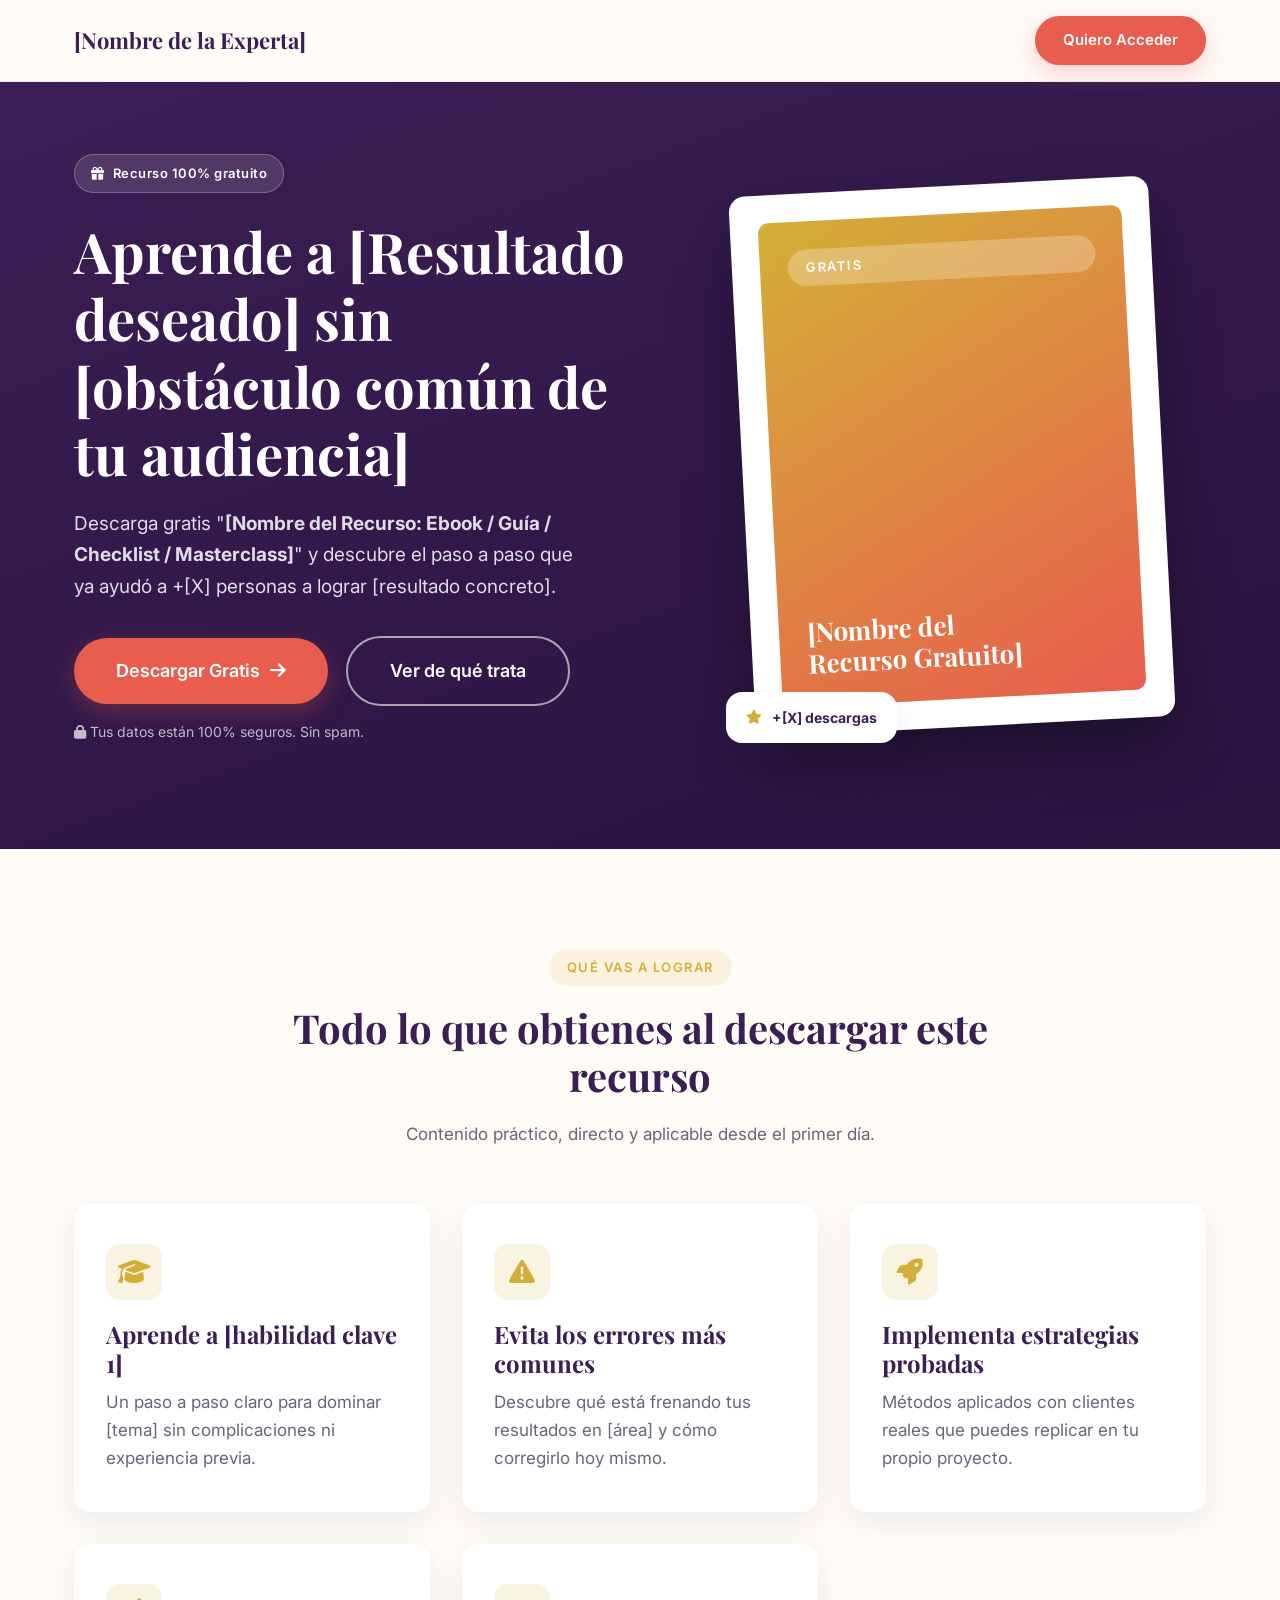
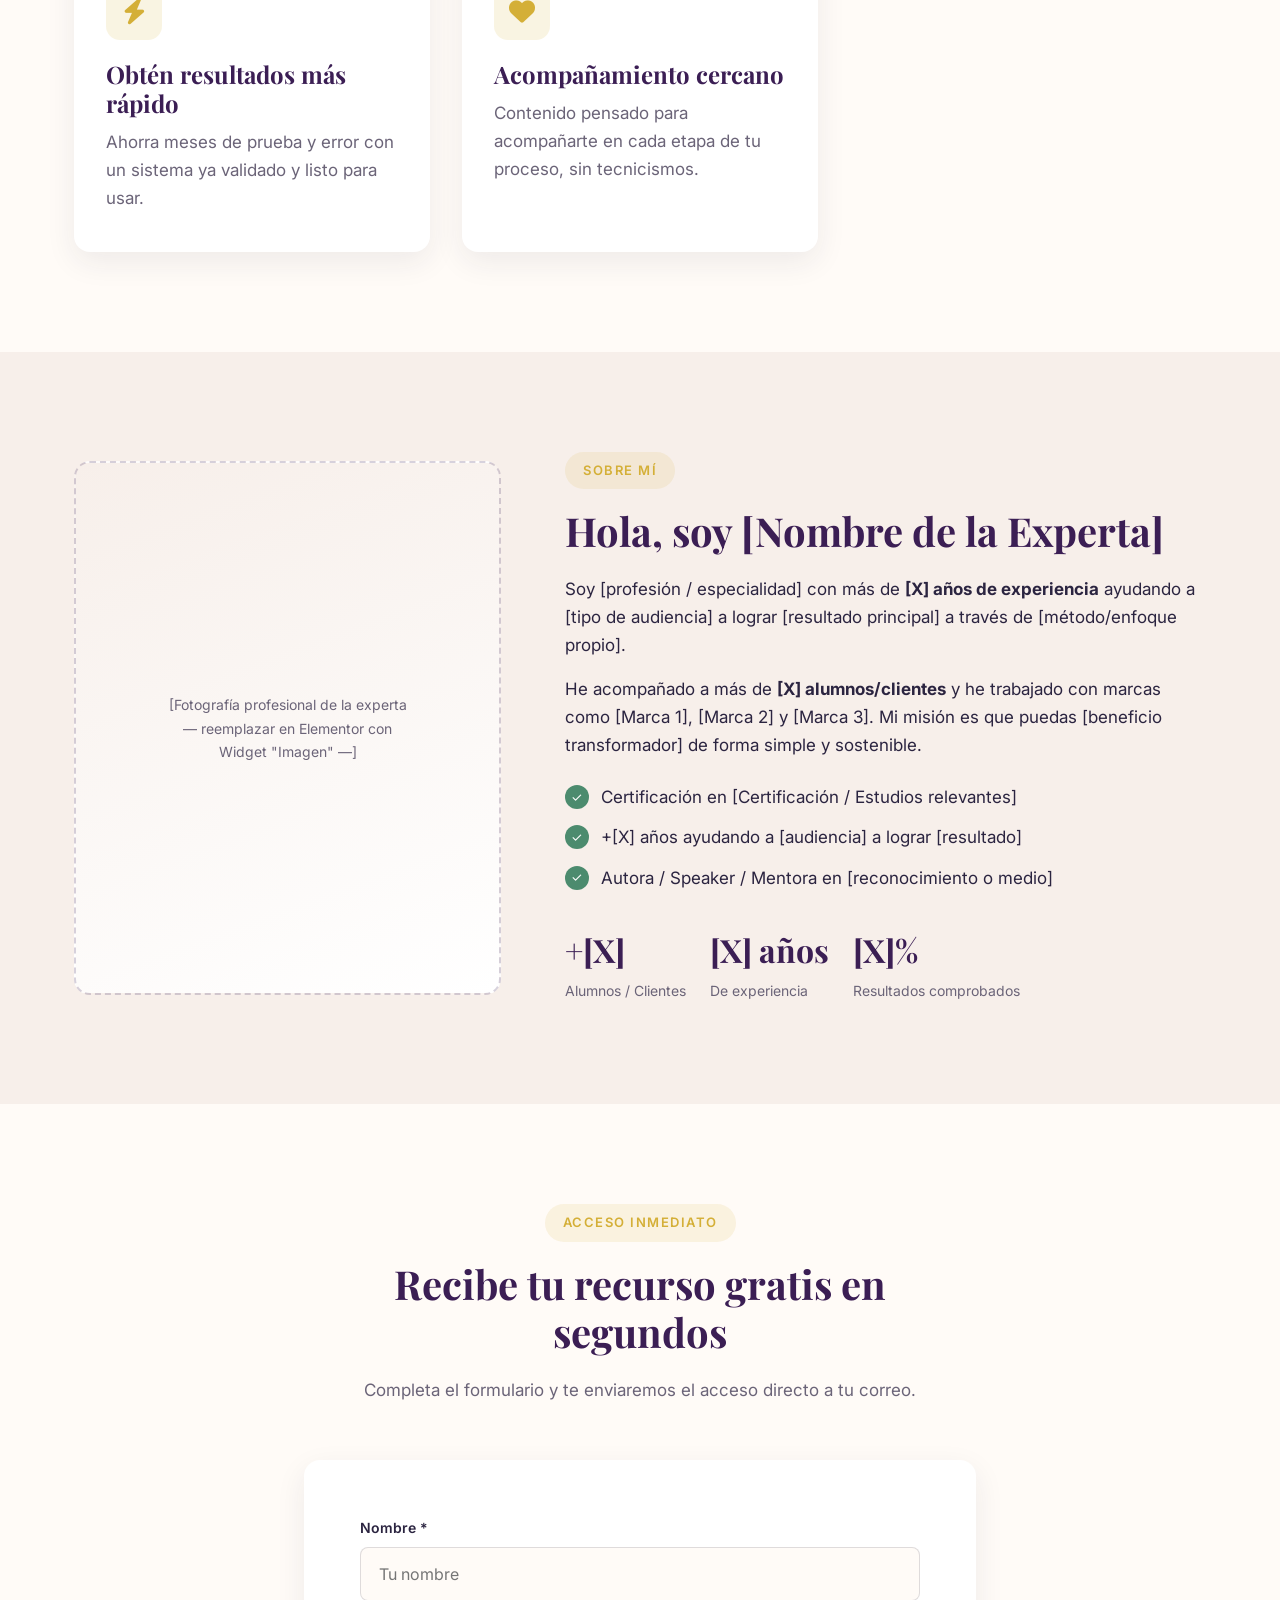
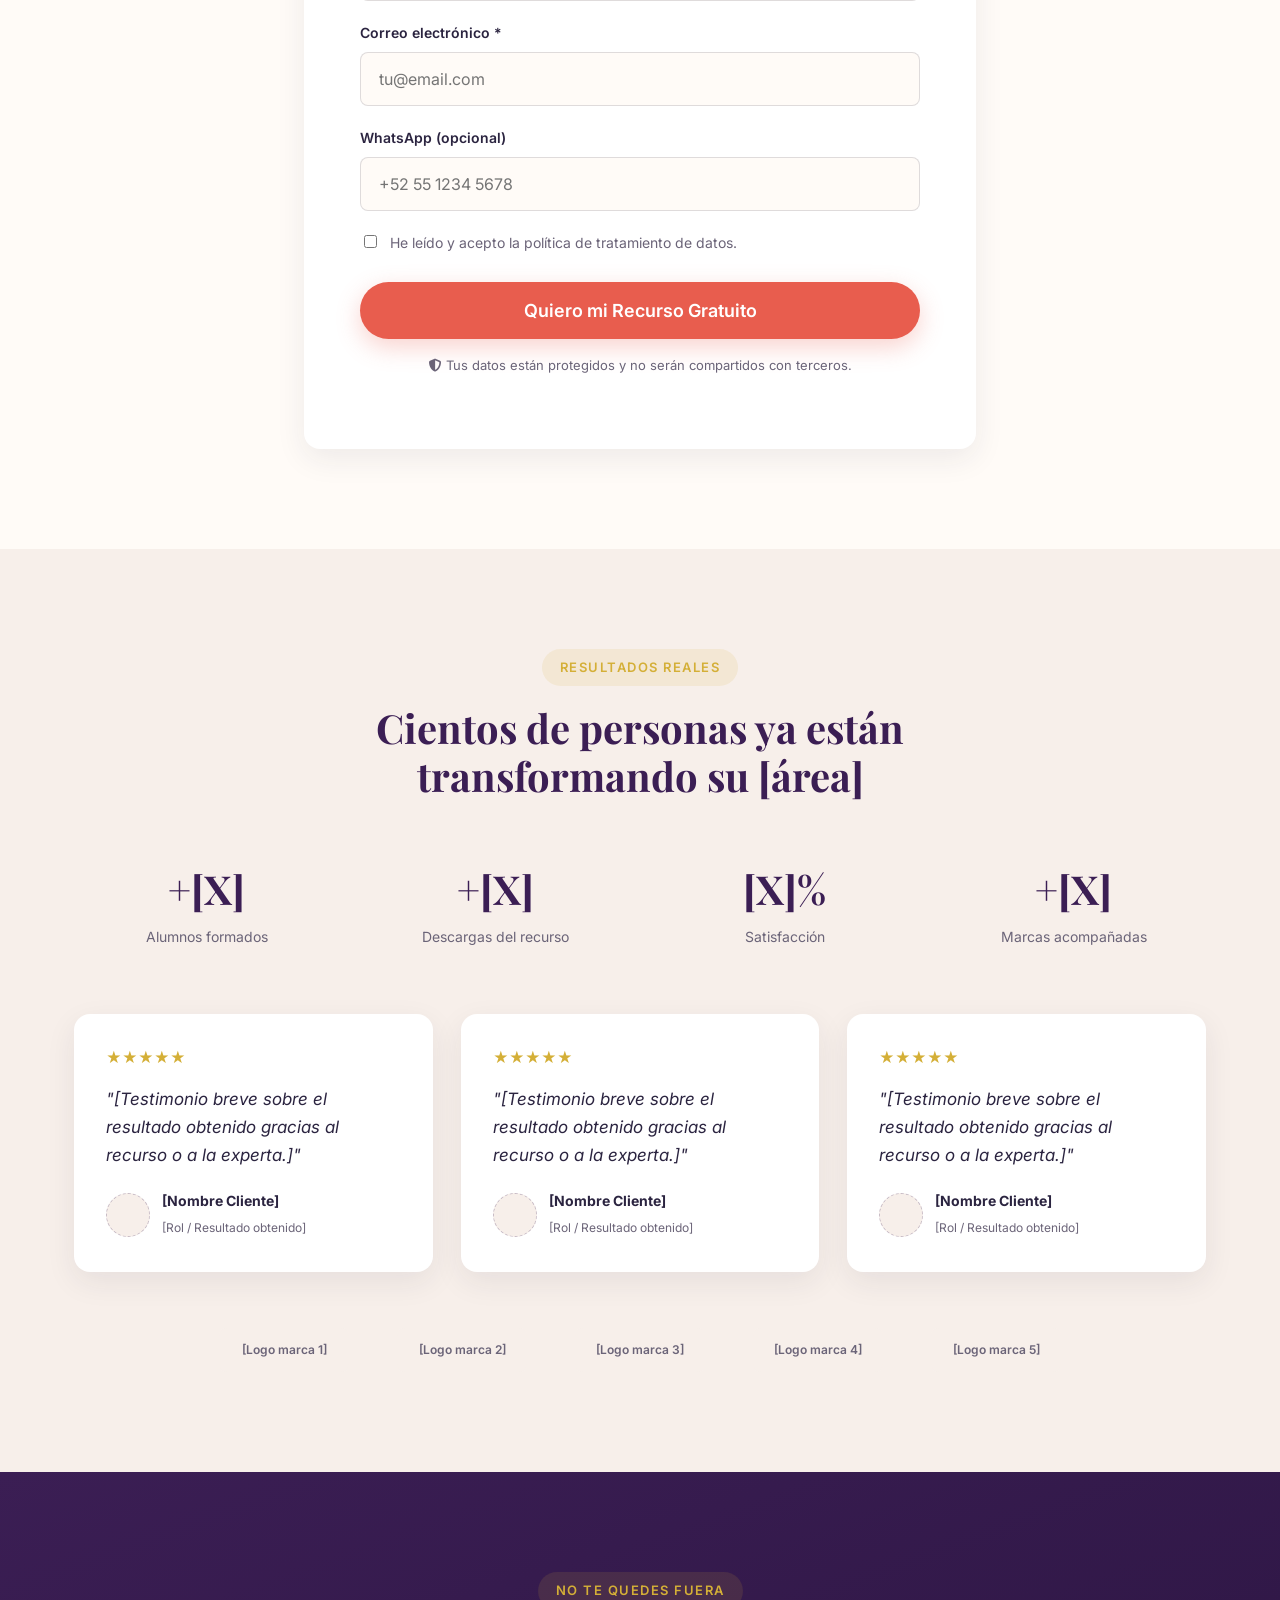
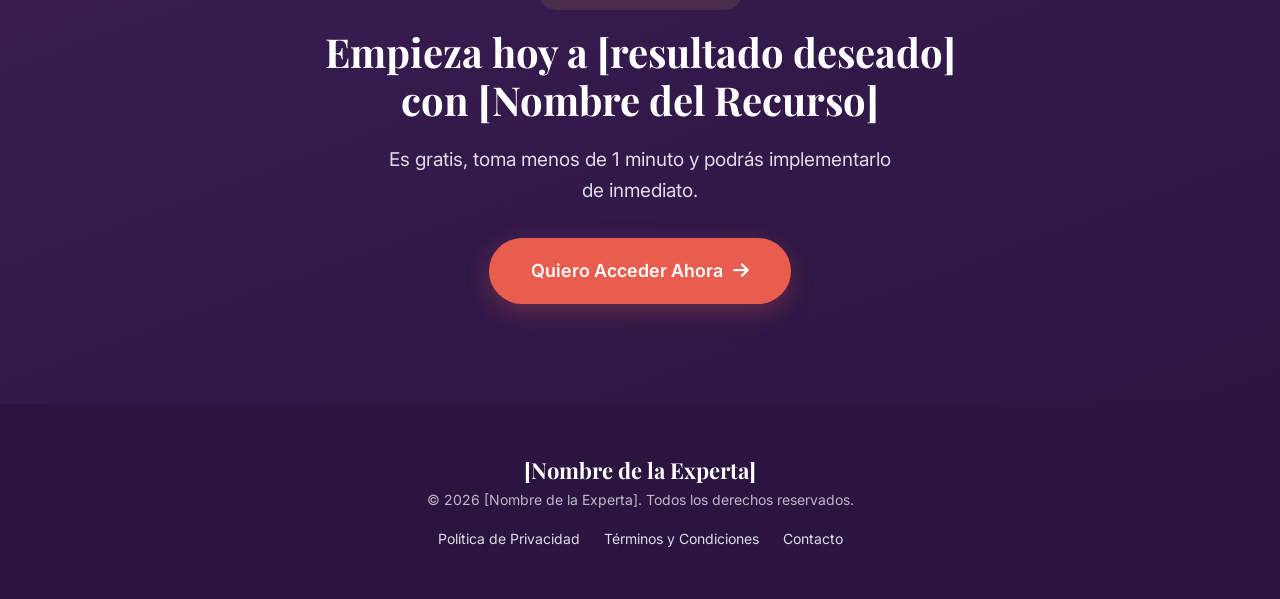
<file: landing-page/index.html>
<!DOCTYPE html>
<html lang="es">
<head>
<meta charset="UTF-8">
<meta name="viewport" content="width=device-width, initial-scale=1.0">
<title>[Nombre de la Experta] | Descarga Gratis: [Nombre del Recurso Gratuito]</title>
<meta name="description" content="Descarga gratis [Nombre del Recurso Gratuito] y aprende a [beneficio principal] con [Nombre de la Experta], especialista en [nicho] con +[X] años de experiencia.">
<meta name="robots" content="index, follow">

<!-- Open Graph / redes sociales -->
<meta property="og:title" content="Descarga Gratis: [Nombre del Recurso Gratuito]">
<meta property="og:description" content="Aprende a [beneficio principal] con esta guía gratuita de [Nombre de la Experta].">
<meta property="og:type" content="website">
<meta property="og:image" content="assets/img/og-cover.jpg">

<link rel="preconnect" href="https://fonts.googleapis.com">
<link rel="preconnect" href="https://fonts.gstatic.com" crossorigin>
<link href="https://fonts.googleapis.com/css2?family=Playfair+Display:wght@600;700&family=Inter:wght@400;500;600;700&display=swap" rel="stylesheet">
<link rel="stylesheet" href="https://cdnjs.cloudflare.com/ajax/libs/font-awesome/6.5.1/css/all.min.css" integrity="sha512-DTOQO9RWCH3ppGqcWaEA1BIZOC6xxalwEsw9c2QQeAIftl+Vegovlnee1c9QX4TctnWMn13TZye+giMm8e2LwA==" crossorigin="anonymous" referrerpolicy="no-referrer">
<link rel="stylesheet" href="assets/css/style.css">
<noscript><style>.reveal { opacity: 1 !important; transform: none !important; }</style></noscript>
</head>
<body>

<!-- =========================================================
     HEADER
     En Elementor: Header Template (Theme Builder) - Sección
     con 1 columna: Logo (Widget Imagen/Texto) + Botón (Widget Botón)
     ========================================================= -->
<header class="site-header">
  <div class="container">
    <div class="logo">[Nombre de la Experta]</div>
    <a href="#formulario" class="btn btn--primary" style="padding:12px 28px;font-size:15px;">Quiero Acceder</a>
  </div>
</header>

<!-- =========================================================
     1. HERO SECTION
     Elementor: Sección 2 columnas (60/40) fondo degradado oscuro.
     Widgets: Heading, Text Editor, Button, Image/Icon Box (mockup)
     ========================================================= -->
<section class="hero section--dark">
  <div class="container">
    <div class="hero__content reveal">
      <span class="hero-badge"><i class="fa-solid fa-gift"></i> Recurso 100% gratuito</span>
      <h1>Aprende a [Resultado deseado] sin [obstáculo común de tu audiencia]</h1>
      <p class="hero__subtitle">Descarga gratis "<strong>[Nombre del Recurso: Ebook / Guía / Checklist / Masterclass]</strong>" y descubre el paso a paso que ya ayudó a +[X] personas a lograr [resultado concreto].</p>
      <div class="hero__cta-row">
        <a href="#formulario" class="btn btn--primary">Descargar Gratis <i class="fa-solid fa-arrow-right"></i></a>
        <a href="#beneficios" class="btn btn--outline">Ver de qué trata</a>
      </div>
      <p class="hero__microcopy"><i class="fa-solid fa-lock"></i> Tus datos están 100% seguros. Sin spam.</p>
    </div>
    <div class="hero__visual reveal">
      <div class="mockup">
        <div class="mockup__frame">
          <div class="mockup__cover">
            <span class="eyebrow">Gratis</span>
            <h3>[Nombre del<br>Recurso Gratuito]</h3>
          </div>
        </div>
        <div class="mockup__badge"><i class="fa-solid fa-star" style="color:#D4AF37;"></i> +[X] descargas</div>
      </div>
    </div>
  </div>
</section>

<!-- =========================================================
     2. BENEFICIOS
     Elementor: Sección 1 columna (encabezado) + Sección 3-5
     columnas (Icon Box Widget por beneficio)
     ========================================================= -->
<section id="beneficios" class="section benefits">
  <div class="container">
    <div class="section-header reveal">
      <span class="eyebrow">Qué vas a lograr</span>
      <h2>Todo lo que obtienes al descargar este recurso</h2>
      <p class="text-light">Contenido práctico, directo y aplicable desde el primer día.</p>
    </div>
    <div class="benefits-grid">
      <div class="benefit-card reveal">
        <div class="benefit-card__icon"><i class="fa-solid fa-graduation-cap"></i></div>
        <h3>Aprende a [habilidad clave 1]</h3>
        <p>Un paso a paso claro para dominar [tema] sin complicaciones ni experiencia previa.</p>
      </div>
      <div class="benefit-card reveal">
        <div class="benefit-card__icon"><i class="fa-solid fa-triangle-exclamation"></i></div>
        <h3>Evita los errores más comunes</h3>
        <p>Descubre qué está frenando tus resultados en [área] y cómo corregirlo hoy mismo.</p>
      </div>
      <div class="benefit-card reveal">
        <div class="benefit-card__icon"><i class="fa-solid fa-rocket"></i></div>
        <h3>Implementa estrategias probadas</h3>
        <p>Métodos aplicados con clientes reales que puedes replicar en tu propio proyecto.</p>
      </div>
      <div class="benefit-card reveal">
        <div class="benefit-card__icon"><i class="fa-solid fa-bolt"></i></div>
        <h3>Obtén resultados más rápido</h3>
        <p>Ahorra meses de prueba y error con un sistema ya validado y listo para usar.</p>
      </div>
      <div class="benefit-card reveal">
        <div class="benefit-card__icon"><i class="fa-solid fa-heart"></i></div>
        <h3>Acompañamiento cercano</h3>
        <p>Contenido pensado para acompañarte en cada etapa de tu proceso, sin tecnicismos.</p>
      </div>
    </div>
  </div>
</section>

<!-- =========================================================
     3. SOBRE LA EXPERTA
     Elementor: Sección 2 columnas (40/60). Widget Imagen +
     Widget Heading/Text Editor + Icon List Widget (credenciales)
     ========================================================= -->
<section class="section section--alt about">
  <div class="container">
    <div class="about__photo reveal">
      [Fotografía profesional de la experta<br>— reemplazar en Elementor con<br>Widget "Imagen" —]
    </div>
    <div class="about__content reveal">
      <span class="eyebrow">Sobre mí</span>
      <h2>Hola, soy [Nombre de la Experta]</h2>
      <p>Soy [profesión / especialidad] con más de <strong>[X] años de experiencia</strong> ayudando a [tipo de audiencia] a lograr [resultado principal] a través de [método/enfoque propio].</p>
      <p>He acompañado a más de <strong>[X] alumnos/clientes</strong> y he trabajado con marcas como [Marca 1], [Marca 2] y [Marca 3]. Mi misión es que puedas [beneficio transformador] de forma simple y sostenible.</p>
      <ul class="credentials">
        <li>Certificación en [Certificación / Estudios relevantes]</li>
        <li>+[X] años ayudando a [audiencia] a lograr [resultado]</li>
        <li>Autora / Speaker / Mentora en [reconocimiento o medio]</li>
      </ul>
      <div class="about__stats">
        <div class="stat"><strong>+[X]</strong><span>Alumnos / Clientes</span></div>
        <div class="stat"><strong>[X] años</strong><span>De experiencia</span></div>
        <div class="stat"><strong>[X]%</strong><span>Resultados comprobados</span></div>
      </div>
    </div>
  </div>
</section>

<!-- =========================================================
     4. FORMULARIO DE CAPTURA
     Elementor: Sección 1 columna centrada. Widget "Formulario"
     (Elementor Pro) con campos: Nombre, Email, Teléfono (opcional),
     Checkbox (Aceptación) y Acción tras enviar: Webhook + Email +
     Redirección a /gracias
     ========================================================= -->
<section id="formulario" class="section form-section">
  <div class="container">
    <div class="section-header reveal">
      <span class="eyebrow">Acceso inmediato</span>
      <h2>Recibe tu recurso gratis en segundos</h2>
      <p class="text-light">Completa el formulario y te enviaremos el acceso directo a tu correo.</p>
    </div>

    <div class="form-card reveal">
      <!-- ⚠️ Este <form> es una MAQUETA visual en HTML puro.
           En WordPress, reemplazar TODO este bloque por el
           Widget "Formulario" de Elementor Pro, replicando los
           mismos campos y estilos. Ver elementor-templates/README.md
           para la configuración de las Acciones tras el envío
           (Webhook / Mailchimp / ActiveCampaign / FluentCRM / Brevo / Zapier). -->
      <form id="lead-form" action="#" method="post">
        <div class="form-group">
          <label for="nombre">Nombre *</label>
          <input type="text" id="nombre" name="nombre" placeholder="Tu nombre" required>
        </div>
        <div class="form-group">
          <label for="email">Correo electrónico *</label>
          <input type="email" id="email" name="email" placeholder="tu@email.com" required>
        </div>
        <div class="form-group">
          <label for="whatsapp">WhatsApp (opcional)</label>
          <input type="tel" id="whatsapp" name="whatsapp" placeholder="+52 55 1234 5678">
        </div>
        <div class="form-check">
          <input type="checkbox" id="consentimiento" name="consentimiento" required>
          <label for="consentimiento">He leído y acepto la <a href="#">política de tratamiento de datos</a>.</label>
        </div>
        <button type="submit" class="btn btn--primary btn--block">Quiero mi Recurso Gratuito</button>
      </form>
      <p class="form-note"><i class="fa-solid fa-shield-halved"></i> Tus datos están protegidos y no serán compartidos con terceros.</p>
    </div>
  </div>
</section>

<!-- =========================================================
     5. PRUEBA SOCIAL
     Elementor: Sección 1 columna (stats en 4 columnas) +
     Sección 3 columnas (Testimonial Widget) + Fila de logos
     (Image Carousel / Logo Grid Widget)
     ========================================================= -->
<section class="section section--alt">
  <div class="container">
    <div class="section-header reveal">
      <span class="eyebrow">Resultados reales</span>
      <h2>Cientos de personas ya están transformando su [área]</h2>
    </div>

    <div class="stats-strip reveal">
      <div class="stat"><strong>+[X]</strong><span>Alumnos formados</span></div>
      <div class="stat"><strong>+[X]</strong><span>Descargas del recurso</span></div>
      <div class="stat"><strong>[X]%</strong><span>Satisfacción</span></div>
      <div class="stat"><strong>+[X]</strong><span>Marcas acompañadas</span></div>
    </div>

    <div class="testimonials-grid">
      <div class="testimonial-card reveal">
        <div class="testimonial-card__stars">★★★★★</div>
        <p>"[Testimonio breve sobre el resultado obtenido gracias al recurso o a la experta.]"</p>
        <div class="testimonial-card__author">
          <div class="avatar"></div>
          <div><strong>[Nombre Cliente]</strong><span>[Rol / Resultado obtenido]</span></div>
        </div>
      </div>
      <div class="testimonial-card reveal">
        <div class="testimonial-card__stars">★★★★★</div>
        <p>"[Testimonio breve sobre el resultado obtenido gracias al recurso o a la experta.]"</p>
        <div class="testimonial-card__author">
          <div class="avatar"></div>
          <div><strong>[Nombre Cliente]</strong><span>[Rol / Resultado obtenido]</span></div>
        </div>
      </div>
      <div class="testimonial-card reveal">
        <div class="testimonial-card__stars">★★★★★</div>
        <p>"[Testimonio breve sobre el resultado obtenido gracias al recurso o a la experta.]"</p>
        <div class="testimonial-card__author">
          <div class="avatar"></div>
          <div><strong>[Nombre Cliente]</strong><span>[Rol / Resultado obtenido]</span></div>
        </div>
      </div>
    </div>

    <div class="logos-row reveal">
      <div class="logo-placeholder">[Logo marca 1]</div>
      <div class="logo-placeholder">[Logo marca 2]</div>
      <div class="logo-placeholder">[Logo marca 3]</div>
      <div class="logo-placeholder">[Logo marca 4]</div>
      <div class="logo-placeholder">[Logo marca 5]</div>
    </div>
  </div>
</section>

<!-- =========================================================
     6. CTA FINAL
     Elementor: Sección 1 columna, fondo oscuro, Heading + Button
     ========================================================= -->
<section class="section section--dark final-cta">
  <div class="container">
    <span class="eyebrow">No te quedes fuera</span>
    <h2 class="reveal">Empieza hoy a [resultado deseado] con [Nombre del Recurso]</h2>
    <p class="hero__subtitle" style="margin:0 auto 32px;">Es gratis, toma menos de 1 minuto y podrás implementarlo de inmediato.</p>
    <a href="#formulario" class="btn btn--primary">Quiero Acceder Ahora <i class="fa-solid fa-arrow-right"></i></a>
  </div>
</section>

<!-- =========================================================
     FOOTER
     Elementor: Footer Template (Theme Builder)
     ========================================================= -->
<footer class="site-footer">
  <div class="container">
    <div class="logo" style="color:#fff;">[Nombre de la Experta]</div>
    <p>© <span id="year"></span> [Nombre de la Experta]. Todos los derechos reservados.</p>
    <div class="footer-links">
      <a href="#">Política de Privacidad</a>
      <a href="#">Términos y Condiciones</a>
      <a href="#">Contacto</a>
    </div>
  </div>
</footer>

<script src="assets/js/main.js"></script>
</body>
</html>
</file>
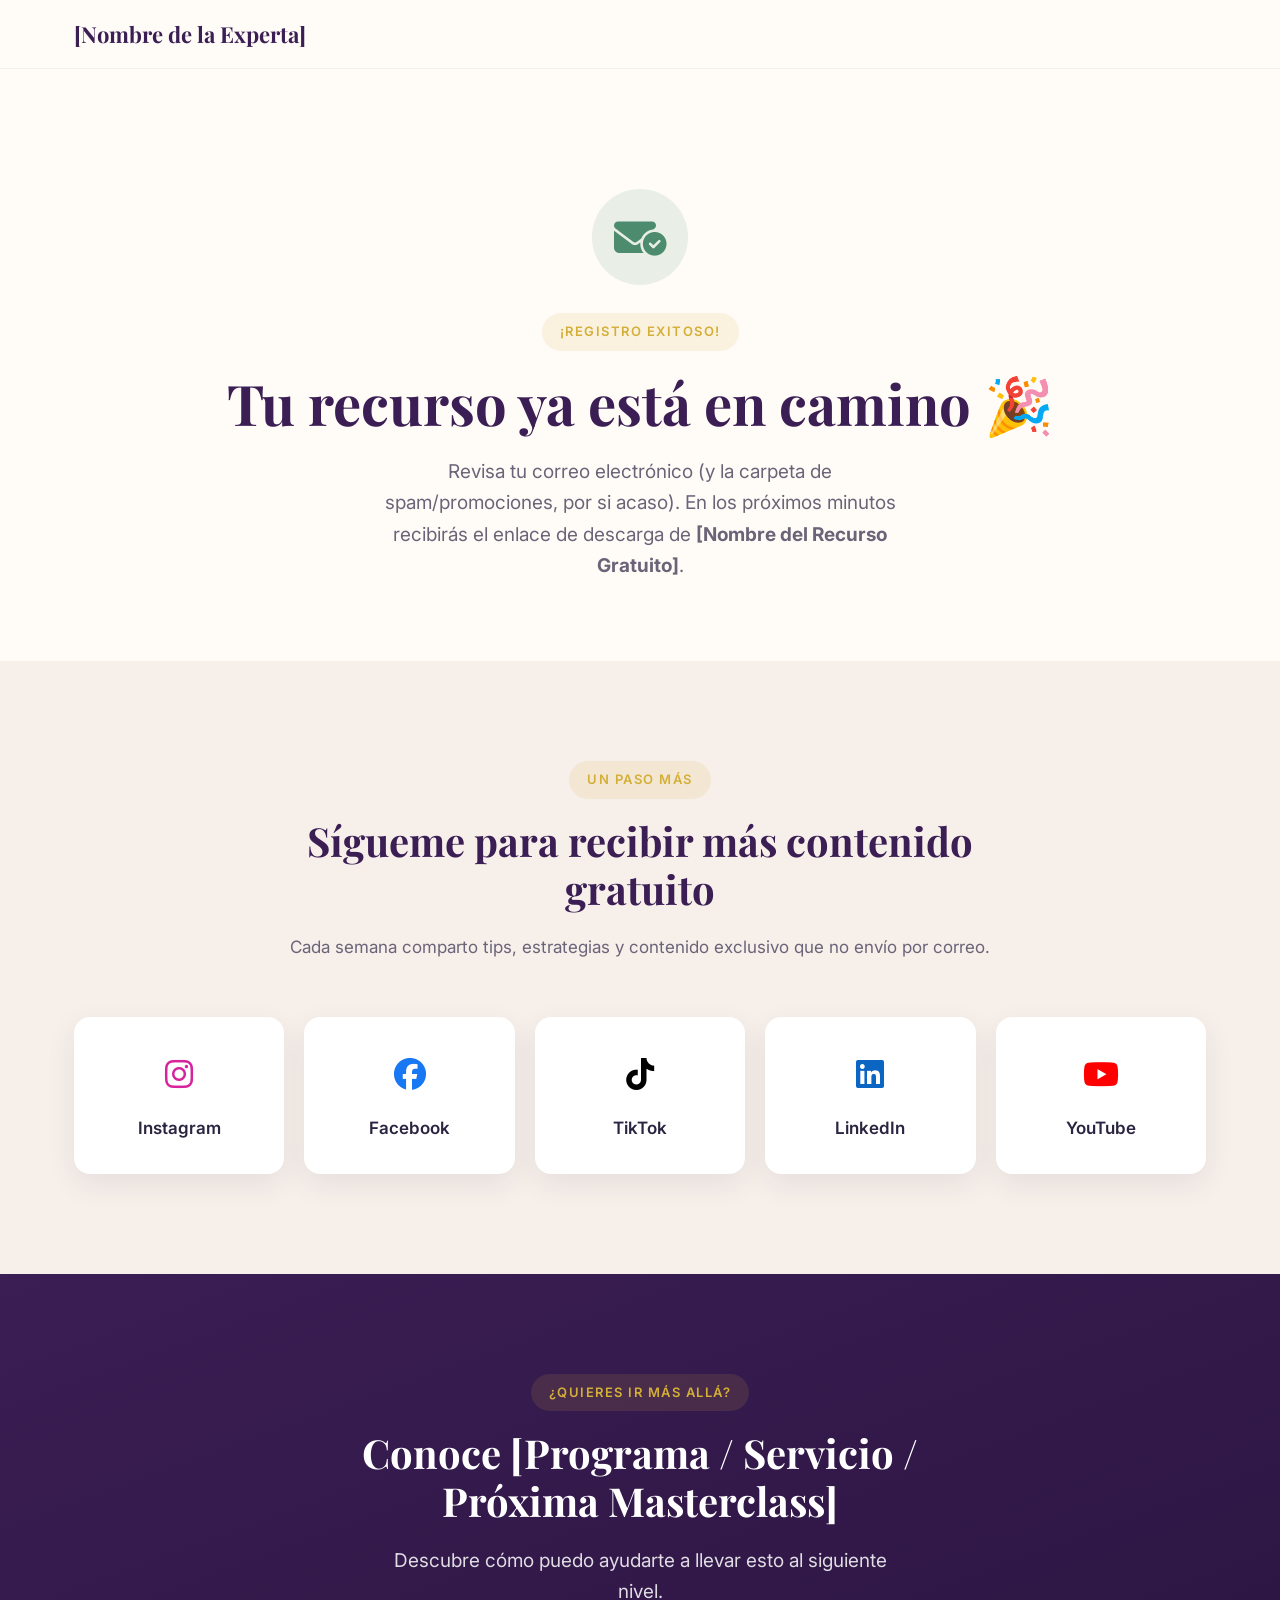
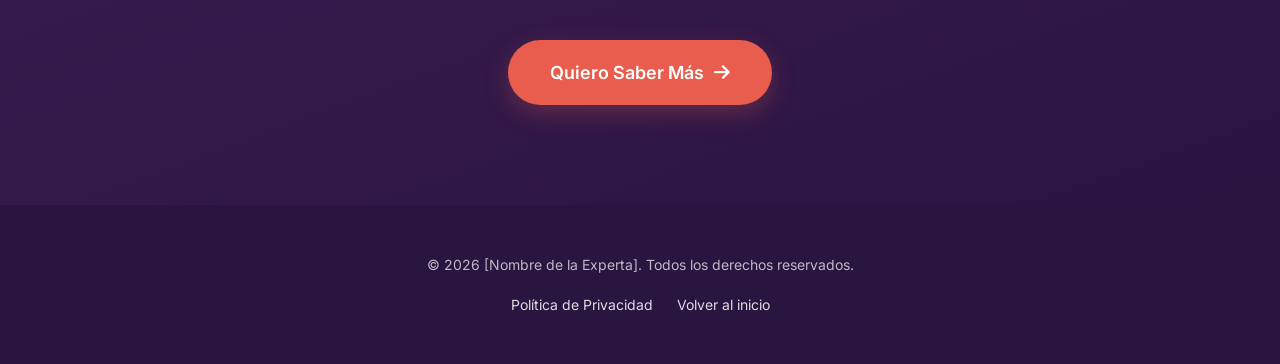
<file: landing-page/gracias.html>
<!DOCTYPE html>
<html lang="es">
<head>
<meta charset="UTF-8">
<meta name="viewport" content="width=device-width, initial-scale=1.0">
<title>¡Gracias! Tu recurso ya está en camino | [Nombre de la Experta]</title>
<meta name="robots" content="noindex, nofollow">
<link rel="preconnect" href="https://fonts.googleapis.com">
<link rel="preconnect" href="https://fonts.gstatic.com" crossorigin>
<link href="https://fonts.googleapis.com/css2?family=Playfair+Display:wght@600;700&family=Inter:wght@400;500;600;700&display=swap" rel="stylesheet">
<link rel="stylesheet" href="https://cdnjs.cloudflare.com/ajax/libs/font-awesome/6.5.1/css/all.min.css" integrity="sha512-DTOQO9RWCH3ppGqcWaEA1BIZOC6xxalwEsw9c2QQeAIftl+Vegovlnee1c9QX4TctnWMn13TZye+giMm8e2LwA==" crossorigin="anonymous" referrerpolicy="no-referrer">
<link rel="stylesheet" href="assets/css/style.css">
<noscript><style>.reveal { opacity: 1 !important; transform: none !important; }</style></noscript>

<!-- Pixel de conversión: colocar aquí Meta Pixel / Google Ads / GA4 Event
     "generate_lead" para medir la conversión real del formulario. -->
</head>
<body>

<header class="site-header">
  <div class="container">
    <div class="logo">[Nombre de la Experta]</div>
  </div>
</header>

<!-- =========================================================
     PÁGINA DE GRACIAS — Objetivo 1: Confirmar la entrega
     Elementor: Sección 1 columna centrada, ícono + heading + texto
     ========================================================= -->
<section class="section thankyou-hero">
  <div class="container">
    <div class="thankyou-icon reveal"><i class="fa-solid fa-envelope-circle-check"></i></div>
    <span class="eyebrow reveal">¡Registro exitoso!</span>
    <h1 class="reveal">Tu recurso ya está en camino 🎉</h1>
    <p class="lead-text reveal" style="margin:0 auto;">Revisa tu correo electrónico (y la carpeta de spam/promociones, por si acaso). En los próximos minutos recibirás el enlace de descarga de <strong>[Nombre del Recurso Gratuito]</strong>.</p>
  </div>
</section>

<!-- =========================================================
     Objetivo 2: Convertir en seguidor
     Elementor: Sección 1 columna (encabezado) + Sección 5
     columnas (Social Icon Box Widget / Botón por red social)
     ========================================================= -->
<section class="section section--alt">
  <div class="container">
    <div class="section-header reveal">
      <span class="eyebrow">Un paso más</span>
      <h2>Sígueme para recibir más contenido gratuito</h2>
      <p class="text-light">Cada semana comparto tips, estrategias y contenido exclusivo que no envío por correo.</p>
    </div>

    <div class="social-grid">
      <a href="https://instagram.com/[usuario]" target="_blank" rel="noopener" class="social-btn social-btn--instagram reveal">
        <div class="social-btn__icon"><i class="fa-brands fa-instagram"></i></div>
        Instagram
      </a>
      <a href="https://facebook.com/[usuario]" target="_blank" rel="noopener" class="social-btn social-btn--facebook reveal">
        <div class="social-btn__icon"><i class="fa-brands fa-facebook"></i></div>
        Facebook
      </a>
      <a href="https://tiktok.com/@[usuario]" target="_blank" rel="noopener" class="social-btn social-btn--tiktok reveal">
        <div class="social-btn__icon"><i class="fa-brands fa-tiktok"></i></div>
        TikTok
      </a>
      <a href="https://linkedin.com/in/[usuario]" target="_blank" rel="noopener" class="social-btn social-btn--linkedin reveal">
        <div class="social-btn__icon"><i class="fa-brands fa-linkedin"></i></div>
        LinkedIn
      </a>
      <a href="https://youtube.com/@[usuario]" target="_blank" rel="noopener" class="social-btn social-btn--youtube reveal">
        <div class="social-btn__icon"><i class="fa-brands fa-youtube"></i></div>
        YouTube
      </a>
    </div>
  </div>
</section>

<!-- =========================================================
     Bonus: siguiente paso / oferta relacionada (opcional)
     ========================================================= -->
<section class="section section--dark final-cta">
  <div class="container">
    <span class="eyebrow">¿Quieres ir más allá?</span>
    <h2 class="reveal">Conoce [Programa / Servicio / Próxima Masterclass]</h2>
    <p class="hero__subtitle" style="margin:0 auto 32px;">Descubre cómo puedo ayudarte a llevar esto al siguiente nivel.</p>
    <a href="#" class="btn btn--primary">Quiero Saber Más <i class="fa-solid fa-arrow-right"></i></a>
  </div>
</section>

<footer class="site-footer">
  <div class="container">
    <p>© <span id="year"></span> [Nombre de la Experta]. Todos los derechos reservados.</p>
    <div class="footer-links">
      <a href="#">Política de Privacidad</a>
      <a href="index.html">Volver al inicio</a>
    </div>
  </div>
</footer>

<script src="assets/js/main.js"></script>
</body>
</html>
</file>
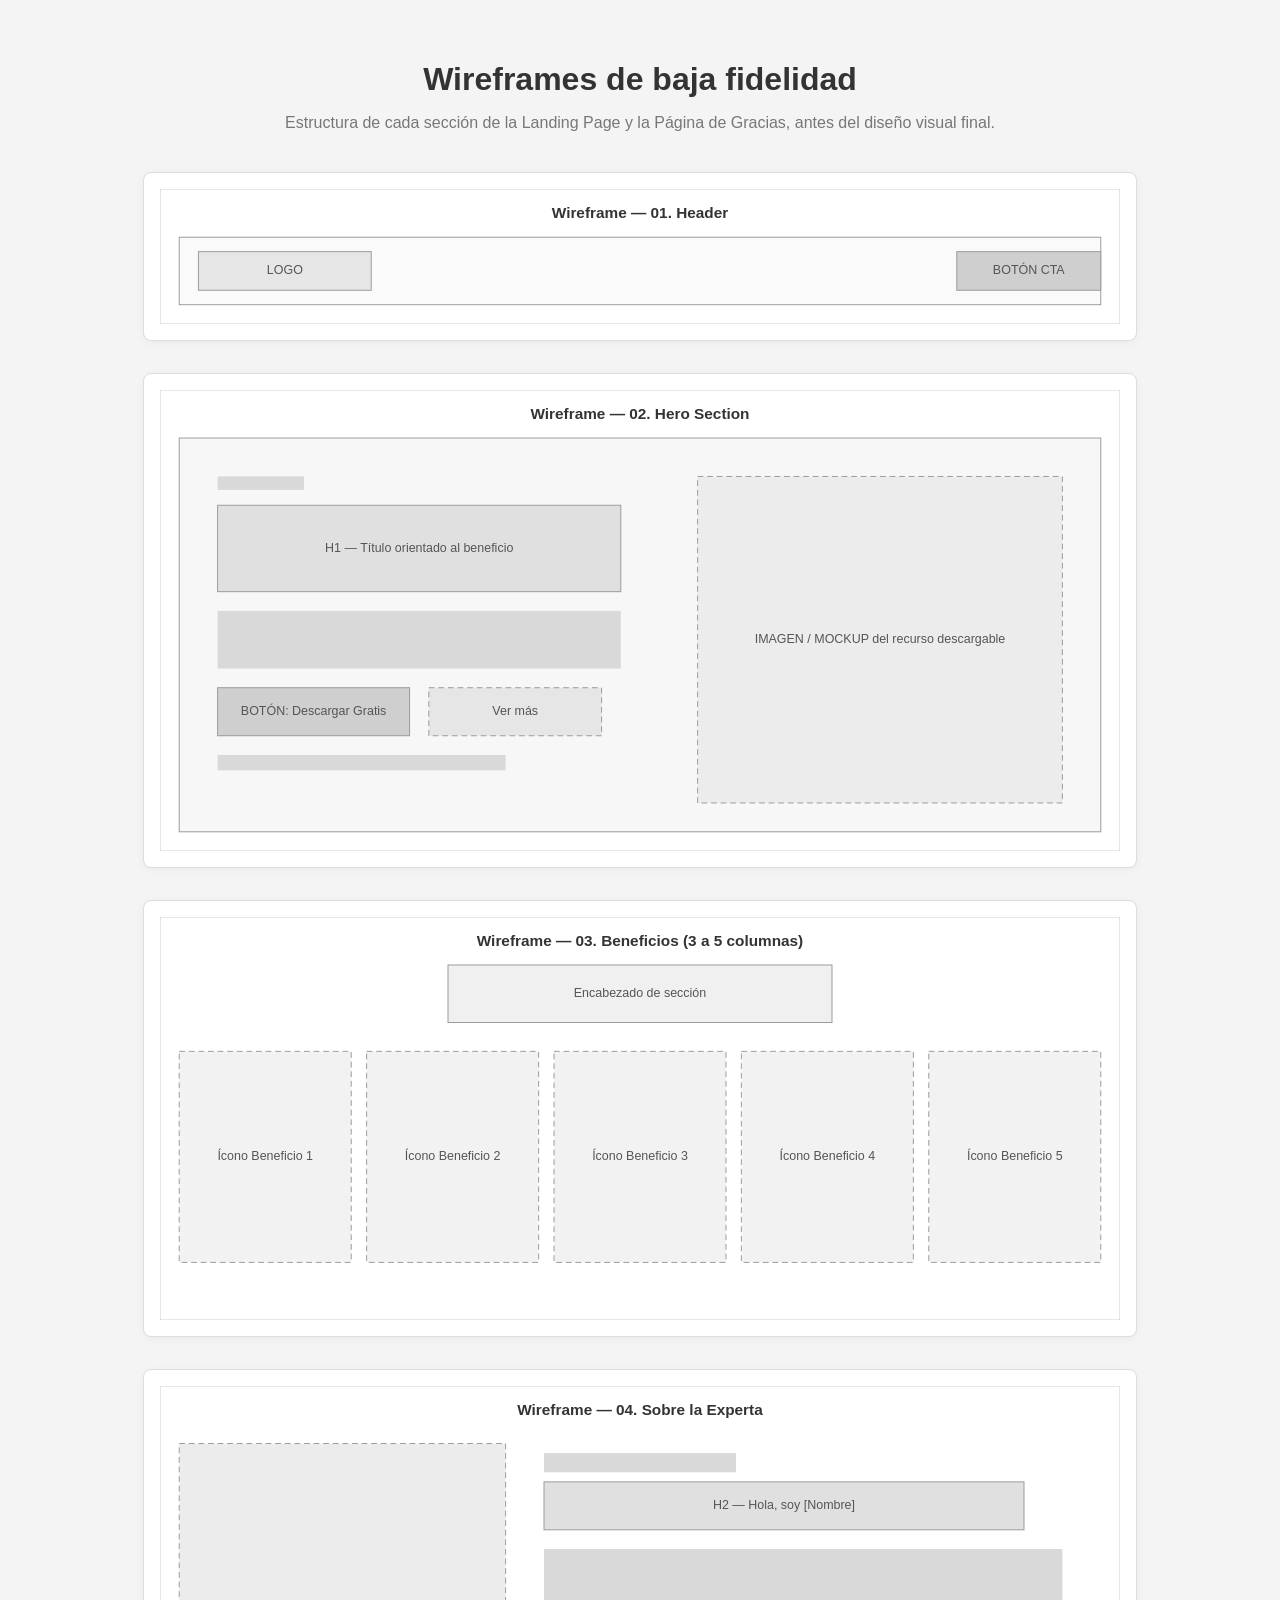
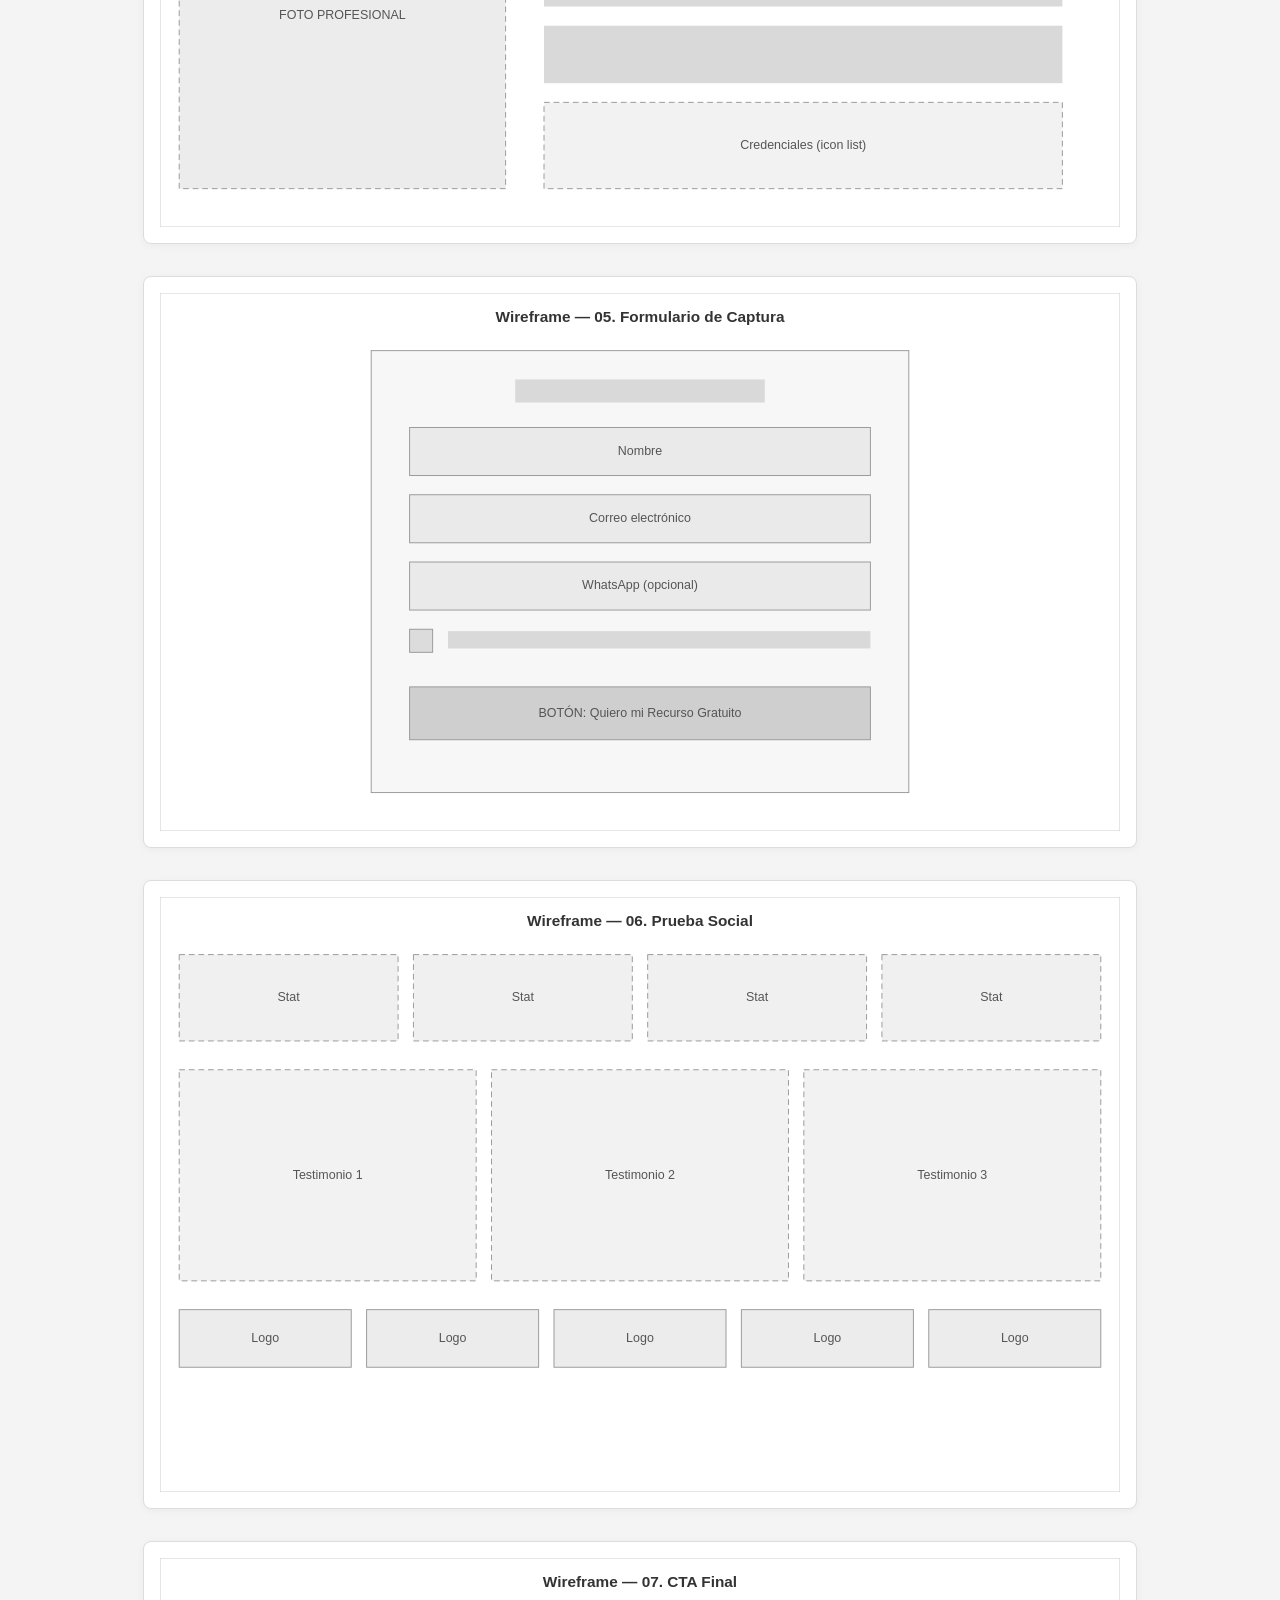
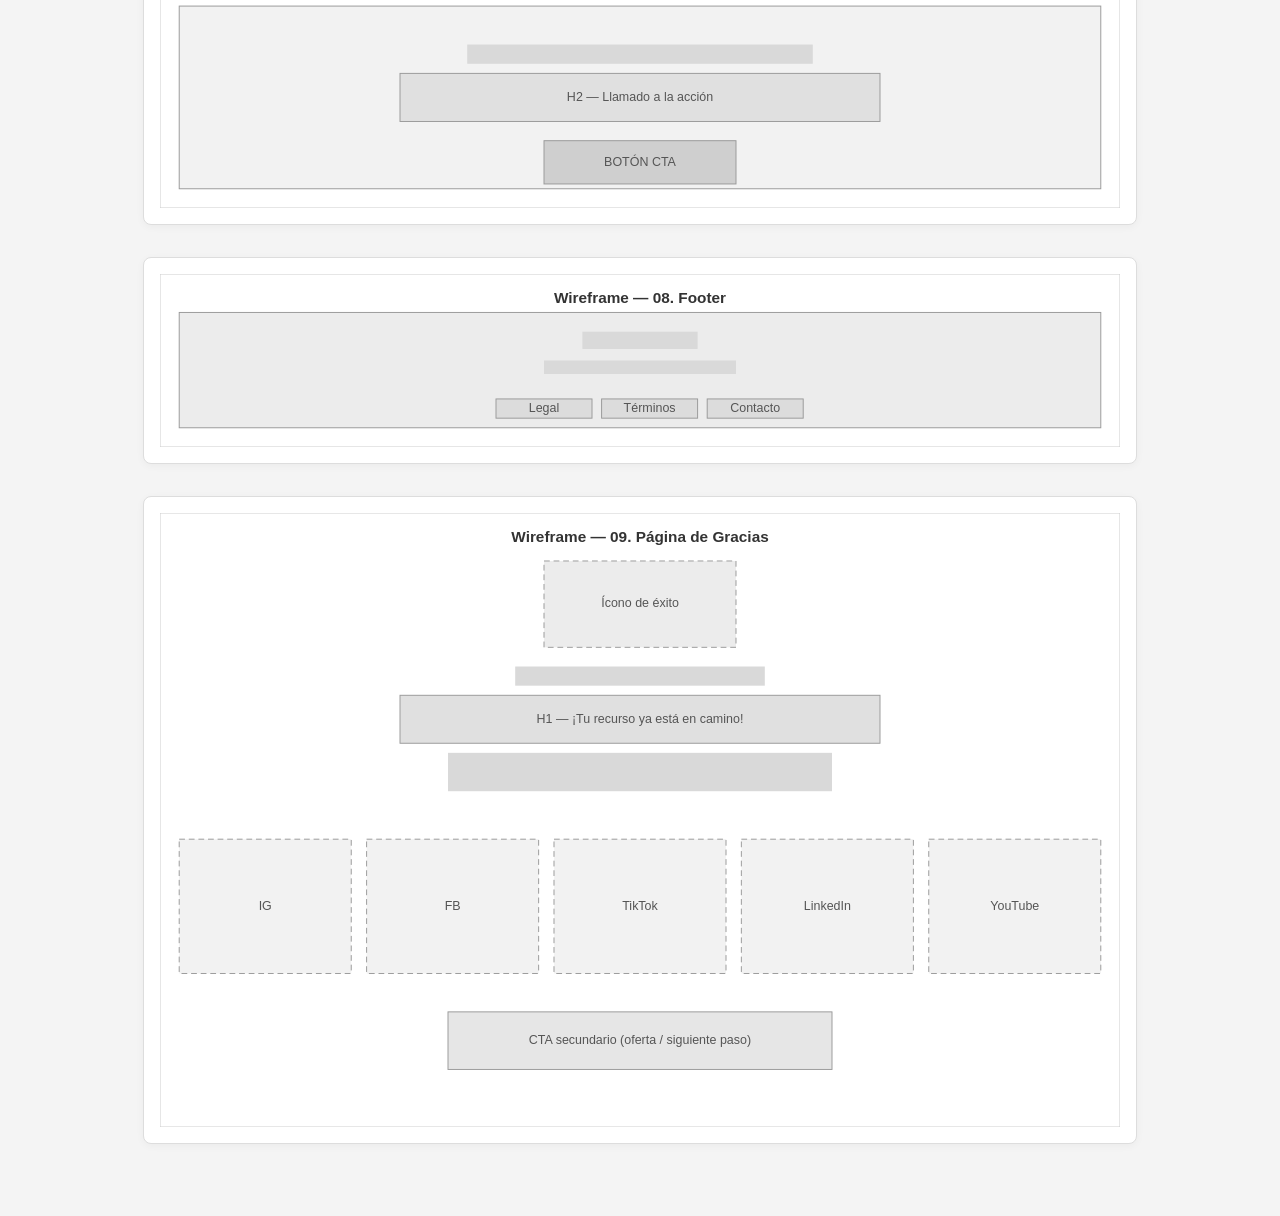
<file: docs/wireframes/wireframes.html>
<!DOCTYPE html>
<html lang="es">
<head>
<meta charset="UTF-8">
<meta name="viewport" content="width=device-width, initial-scale=1.0">
<title>Wireframes — Landing Page</title>
<style>
  body { font-family: Arial, sans-serif; background: #f4f4f4; margin: 0; padding: 40px 20px; color: #333; }
  h1 { text-align: center; margin-bottom: 8px; }
  p.sub { text-align: center; color: #777; margin-bottom: 40px; }
  .wf { max-width: 960px; margin: 0 auto 32px; background: #fff; border: 1px solid #ddd; border-radius: 8px; padding: 16px; box-shadow: 0 2px 8px rgba(0,0,0,0.04); }
  .wf img { width: 100%; display: block; }
</style>
</head>
<body>
  <h1>Wireframes de baja fidelidad</h1>
  <p class="sub">Estructura de cada sección de la Landing Page y la Página de Gracias, antes del diseño visual final.</p>

  <div class="wf"><img src="01-header.svg" alt="Wireframe Header"></div>
  <div class="wf"><img src="02-hero.svg" alt="Wireframe Hero"></div>
  <div class="wf"><img src="03-beneficios.svg" alt="Wireframe Beneficios"></div>
  <div class="wf"><img src="04-sobre-experta.svg" alt="Wireframe Sobre la Experta"></div>
  <div class="wf"><img src="05-formulario.svg" alt="Wireframe Formulario"></div>
  <div class="wf"><img src="06-prueba-social.svg" alt="Wireframe Prueba Social"></div>
  <div class="wf"><img src="07-cta-final.svg" alt="Wireframe CTA Final"></div>
  <div class="wf"><img src="08-footer.svg" alt="Wireframe Footer"></div>
  <div class="wf"><img src="09-pagina-gracias.svg" alt="Wireframe Página de Gracias"></div>
</body>
</html>
</file>
<file: landing-page/assets/css/style.css>
/* =========================================================
   LANDING PAGE — Sistema de diseño
   Ver docs/guia-colores-tipografia.md para la guía de marca.
   Todas las secciones usan clases genéricas (.section, .btn,
   .card, etc.) para facilitar la recreación 1:1 en Elementor
   Pro con Secciones/Columnas/Widgets nativos.
   ========================================================= */

:root {
  --color-primary: #3B1E54;
  --color-primary-dark: #2A1440;
  --color-accent: #D4AF37;
  --color-cta: #E85D4E;
  --color-cta-hover: #C8442F;
  --color-bg: #FFFBF7;
  --color-bg-alt: #F7EFEA;
  --color-text: #2B2440;
  --color-text-light: #6B6478;
  --color-white: #FFFFFF;
  --color-success: #4C8B6E;

  --font-heading: 'Playfair Display', Georgia, serif;
  --font-body: 'Inter', -apple-system, Segoe UI, sans-serif;

  --radius-pill: 50px;
  --radius-md: 16px;
  --radius-sm: 8px;
  --shadow-soft: 0 10px 30px rgba(43, 36, 64, 0.08);
  --shadow-cta: 0 8px 24px rgba(232, 93, 78, 0.28);
  --max-width: 1180px;
  --section-pad-y: 100px;
}

* { box-sizing: border-box; }

html { scroll-behavior: smooth; }

body {
  margin: 0;
  font-family: var(--font-body);
  color: var(--color-text);
  background: var(--color-bg);
  line-height: 1.65;
  font-size: 17px;
}

img { max-width: 100%; display: block; }

h1, h2, h3, h4 {
  font-family: var(--font-heading);
  font-weight: 700;
  line-height: 1.2;
  margin: 0 0 20px;
  color: var(--color-primary);
}

h1 { font-size: 56px; }
h2 { font-size: 40px; }
h3 { font-size: 24px; }

p { margin: 0 0 16px; }

a { color: inherit; text-decoration: none; }

.container {
  max-width: var(--max-width);
  margin: 0 auto;
  padding: 0 24px;
}

.section { padding: var(--section-pad-y) 0; }
.section--alt { background: var(--color-bg-alt); }
.section--dark {
  background: linear-gradient(160deg, var(--color-primary) 0%, var(--color-primary-dark) 100%);
  color: var(--color-white);
}
.section--dark h1, .section--dark h2, .section--dark h3 { color: var(--color-white); }

.eyebrow {
  display: inline-block;
  font-family: var(--font-body);
  font-weight: 600;
  letter-spacing: 1.5px;
  text-transform: uppercase;
  font-size: 13px;
  color: var(--color-accent);
  background: rgba(212, 175, 55, 0.12);
  padding: 8px 18px;
  border-radius: var(--radius-pill);
  margin-bottom: 18px;
}

.text-center { text-align: center; }
.text-light { color: var(--color-text-light); }

.section-header {
  max-width: 720px;
  margin: 0 auto 56px;
  text-align: center;
}

/* ---------- Botones ---------- */
.btn {
  display: inline-flex;
  align-items: center;
  justify-content: center;
  gap: 10px;
  font-family: var(--font-body);
  font-weight: 600;
  font-size: 18px;
  padding: 18px 42px;
  border-radius: var(--radius-pill);
  border: none;
  cursor: pointer;
  transition: transform 0.25s ease, box-shadow 0.25s ease, background 0.25s ease;
  text-align: center;
}

.btn--primary {
  background: var(--color-cta);
  color: var(--color-white);
  box-shadow: var(--shadow-cta);
}
.btn--primary:hover {
  background: var(--color-cta-hover);
  transform: translateY(-3px);
  box-shadow: 0 14px 30px rgba(232, 93, 78, 0.35);
}

.btn--outline {
  background: transparent;
  color: var(--color-white);
  border: 2px solid rgba(255,255,255,0.6);
}
.btn--outline:hover { background: rgba(255,255,255,0.12); transform: translateY(-2px); }

.btn--block { width: 100%; }

/* ---------- Header ---------- */
.site-header {
  position: sticky;
  top: 0;
  z-index: 50;
  background: rgba(255, 251, 247, 0.9);
  backdrop-filter: blur(8px);
  border-bottom: 1px solid rgba(43,36,64,0.06);
}
.site-header .container {
  display: flex;
  align-items: center;
  justify-content: space-between;
  padding-top: 16px;
  padding-bottom: 16px;
}
.logo {
  font-family: var(--font-heading);
  font-size: 22px;
  font-weight: 700;
  color: var(--color-primary);
}
.site-header .btn { padding: 12px 28px; font-size: 15px; }

/* ---------- Hero ---------- */
.hero {
  padding-top: 72px;
  padding-bottom: 90px;
  overflow: hidden;
}
.hero .container {
  display: grid;
  grid-template-columns: 1.05fr 0.95fr;
  gap: 64px;
  align-items: center;
}
.hero-badge {
  display: inline-flex;
  align-items: center;
  gap: 8px;
  background: rgba(255,255,255,0.12);
  border: 1px solid rgba(255,255,255,0.25);
  padding: 8px 16px;
  border-radius: var(--radius-pill);
  font-size: 13px;
  font-weight: 600;
  letter-spacing: 0.5px;
  margin-bottom: 24px;
}
.hero h1 { font-size: 56px; margin-bottom: 22px; }
.hero__subtitle { font-size: 19px; color: rgba(255,255,255,0.85); max-width: 520px; margin-bottom: 34px; }
.hero__cta-row { display: flex; align-items: center; gap: 18px; flex-wrap: wrap; }
.hero__microcopy { font-size: 14px; color: rgba(255,255,255,0.7); margin-top: 14px; }

/* Variante de texto grande para secciones con fondo claro (p.ej. Página de Gracias) */
.lead-text { font-size: 19px; color: var(--color-text-light); max-width: 560px; }

.hero__visual { position: relative; display: flex; justify-content: center; }
.mockup {
  position: relative;
  width: 100%;
  max-width: 420px;
}
.mockup__frame {
  background: var(--color-white);
  border-radius: var(--radius-md);
  padding: 28px;
  box-shadow: 0 30px 60px rgba(0,0,0,0.35);
  transform: rotate(-3deg);
  animation: float 5s ease-in-out infinite;
}
.mockup__cover {
  aspect-ratio: 3/4;
  border-radius: 10px;
  background: linear-gradient(150deg, var(--color-accent), var(--color-cta));
  display: flex;
  flex-direction: column;
  justify-content: space-between;
  padding: 28px;
  color: var(--color-white);
}
.mockup__cover .eyebrow { background: rgba(255,255,255,0.25); color: var(--color-white); }
.mockup__cover h3 { color: var(--color-white); font-size: 26px; margin: 0; }
.mockup__badge {
  position: absolute;
  bottom: -16px;
  left: -16px;
  background: var(--color-white);
  color: var(--color-primary);
  padding: 14px 20px;
  border-radius: var(--radius-md);
  box-shadow: var(--shadow-soft);
  font-weight: 700;
  font-size: 14px;
  display: flex;
  align-items: center;
  gap: 10px;
}

@keyframes float {
  0%, 100% { transform: rotate(-3deg) translateY(0); }
  50% { transform: rotate(-3deg) translateY(-14px); }
}

/* ---------- Beneficios ---------- */
.benefits-grid {
  display: grid;
  grid-template-columns: repeat(3, 1fr);
  gap: 32px;
}
.benefit-card {
  background: var(--color-white);
  border-radius: var(--radius-md);
  padding: 40px 32px;
  box-shadow: var(--shadow-soft);
  transition: transform 0.3s ease, box-shadow 0.3s ease;
}
.benefit-card:hover { transform: translateY(-6px); box-shadow: 0 18px 40px rgba(43,36,64,0.12); }
.benefit-card__icon {
  width: 56px;
  height: 56px;
  border-radius: 14px;
  background: rgba(212,175,55,0.14);
  color: var(--color-accent);
  display: flex;
  align-items: center;
  justify-content: center;
  font-size: 26px;
  margin-bottom: 20px;
}
.benefit-card h3 { margin-bottom: 10px; }
.benefit-card p { color: var(--color-text-light); margin: 0; }

/* ---------- Sobre la experta ---------- */
.about .container {
  display: grid;
  grid-template-columns: 0.8fr 1.2fr;
  gap: 64px;
  align-items: center;
}
.about__photo {
  aspect-ratio: 4/5;
  border-radius: var(--radius-md);
  background: linear-gradient(160deg, var(--color-bg-alt), var(--color-white));
  border: 2px dashed rgba(59,30,84,0.2);
  display: flex;
  align-items: center;
  justify-content: center;
  color: var(--color-text-light);
  font-size: 14px;
  text-align: center;
  padding: 24px;
  position: relative;
}
.about__stats {
  display: flex;
  gap: 24px;
  margin-top: 32px;
}
.stat { text-align: left; }
.stat strong { display: block; font-family: var(--font-heading); font-size: 32px; color: var(--color-primary); }
.stat span { font-size: 14px; color: var(--color-text-light); }
.credentials { list-style: none; margin: 24px 0 0; padding: 0; display: grid; gap: 12px; }
.credentials li { display: flex; align-items: flex-start; gap: 12px; }
.credentials li::before {
  content: "✓";
  flex-shrink: 0;
  width: 24px; height: 24px;
  border-radius: 50%;
  background: var(--color-success);
  color: var(--color-white);
  display: flex; align-items: center; justify-content: center;
  font-size: 13px;
  margin-top: 2px;
}

/* ---------- Formulario ---------- */
.form-section .container { max-width: 720px; }
.form-card {
  background: var(--color-white);
  border-radius: var(--radius-md);
  padding: 56px;
  box-shadow: var(--shadow-soft);
}
.form-group { margin-bottom: 20px; }
.form-group label {
  display: block;
  font-weight: 600;
  font-size: 14px;
  margin-bottom: 8px;
  color: var(--color-text);
}
.form-group input[type="text"],
.form-group input[type="email"],
.form-group input[type="tel"] {
  width: 100%;
  padding: 16px 18px;
  border-radius: var(--radius-sm);
  border: 1.5px solid rgba(43,36,64,0.15);
  font-family: var(--font-body);
  font-size: 16px;
  background: var(--color-bg);
  transition: border-color 0.2s ease;
}
.form-group input:focus {
  outline: none;
  border-color: var(--color-cta);
}
.form-check {
  display: flex;
  align-items: flex-start;
  gap: 10px;
  margin-bottom: 28px;
  font-size: 14px;
  color: var(--color-text-light);
}
.form-check input { margin-top: 4px; }
.form-note { text-align: center; font-size: 13px; color: var(--color-text-light); margin-top: 16px; }

/* ---------- Prueba social ---------- */
.stats-strip {
  display: grid;
  grid-template-columns: repeat(4, 1fr);
  gap: 24px;
  text-align: center;
  margin-bottom: 64px;
}
.stats-strip .stat strong { font-size: 40px; }
.stats-strip .stat { text-align: center; }

.testimonials-grid {
  display: grid;
  grid-template-columns: repeat(3, 1fr);
  gap: 28px;
}
.testimonial-card {
  background: var(--color-white);
  border-radius: var(--radius-md);
  padding: 32px;
  box-shadow: var(--shadow-soft);
}
.testimonial-card__stars { color: var(--color-accent); margin-bottom: 14px; font-size: 15px; }
.testimonial-card p { color: var(--color-text); font-style: italic; }
.testimonial-card__author {
  display: flex;
  align-items: center;
  gap: 12px;
  margin-top: 20px;
}
.avatar {
  width: 44px; height: 44px;
  border-radius: 50%;
  background: var(--color-bg-alt);
  border: 1.5px dashed rgba(59,30,84,0.25);
}
.testimonial-card__author strong { display: block; font-size: 14px; }
.testimonial-card__author span { font-size: 12px; color: var(--color-text-light); }

.logos-row {
  margin-top: 56px;
  display: flex;
  align-items: center;
  justify-content: center;
  gap: 48px;
  flex-wrap: wrap;
  opacity: 0.65;
}
.logo-placeholder {
  width: 130px; height: 44px;
  border-radius: var(--radius-sm);
  background: var(--color-bg-alt);
  display: flex; align-items: center; justify-content: center;
  font-size: 12px; color: var(--color-text-light); font-weight: 600;
}

/* ---------- CTA final ---------- */
.final-cta { text-align: center; }
.final-cta h2 { max-width: 700px; margin-left: auto; margin-right: auto; }

/* ---------- Footer ---------- */
.site-footer {
  background: var(--color-primary-dark);
  color: rgba(255,255,255,0.7);
  padding: 48px 0;
  text-align: center;
  font-size: 14px;
}
.site-footer a { color: rgba(255,255,255,0.85); }
.footer-links { display: flex; gap: 24px; justify-content: center; margin-top: 16px; flex-wrap: wrap; }

/* ---------- Página de Gracias ---------- */
.thankyou-hero { text-align: center; padding: 120px 0 80px; }
.thankyou-icon {
  width: 96px; height: 96px;
  border-radius: 50%;
  background: rgba(76,139,110,0.12);
  color: var(--color-success);
  font-size: 42px;
  display: flex; align-items: center; justify-content: center;
  margin: 0 auto 28px;
}
.social-grid {
  display: grid;
  grid-template-columns: repeat(5, 1fr);
  gap: 20px;
  margin-top: 48px;
}
.social-btn {
  background: var(--color-white);
  border-radius: var(--radius-md);
  padding: 32px 16px;
  box-shadow: var(--shadow-soft);
  text-align: center;
  transition: transform 0.25s ease, box-shadow 0.25s ease;
  font-weight: 600;
}
.social-btn:hover { transform: translateY(-6px); box-shadow: 0 18px 36px rgba(43,36,64,0.14); }
.social-btn__icon { font-size: 32px; margin-bottom: 12px; }
.social-btn--instagram .social-btn__icon { color: #D6249F; }
.social-btn--facebook .social-btn__icon { color: #1877F2; }
.social-btn--tiktok .social-btn__icon { color: #010101; }
.social-btn--linkedin .social-btn__icon { color: #0A66C2; }
.social-btn--youtube .social-btn__icon { color: #FF0000; }

/* ---------- Animaciones de entrada ---------- */
.reveal { opacity: 0; transform: translateY(24px); transition: opacity 0.6s ease, transform 0.6s ease; }
.reveal.is-visible { opacity: 1; transform: translateY(0); }

/* ---------- Responsive ---------- */
@media (max-width: 992px) {
  h1 { font-size: 42px; }
  .hero .container { grid-template-columns: 1fr; }
  .hero__visual { order: -1; max-width: 320px; margin: 0 auto; }
  .about .container { grid-template-columns: 1fr; }
  .benefits-grid { grid-template-columns: repeat(2, 1fr); }
  .testimonials-grid { grid-template-columns: 1fr; }
  .stats-strip { grid-template-columns: repeat(2, 1fr); gap: 32px; }
  .social-grid { grid-template-columns: repeat(3, 1fr); }
}

@media (max-width: 600px) {
  :root { --section-pad-y: 56px; }
  h1 { font-size: 32px; }
  h2 { font-size: 28px; }
  .form-card { padding: 32px 24px; }
  .benefits-grid { grid-template-columns: 1fr; }
  .hero__cta-row { flex-direction: column; align-items: stretch; }
  .hero__cta-row .btn { width: 100%; }
  .site-header .btn { display: none; }
  .social-grid { grid-template-columns: repeat(2, 1fr); }
  .stats-strip { grid-template-columns: 1fr 1fr; }
}
</file>
